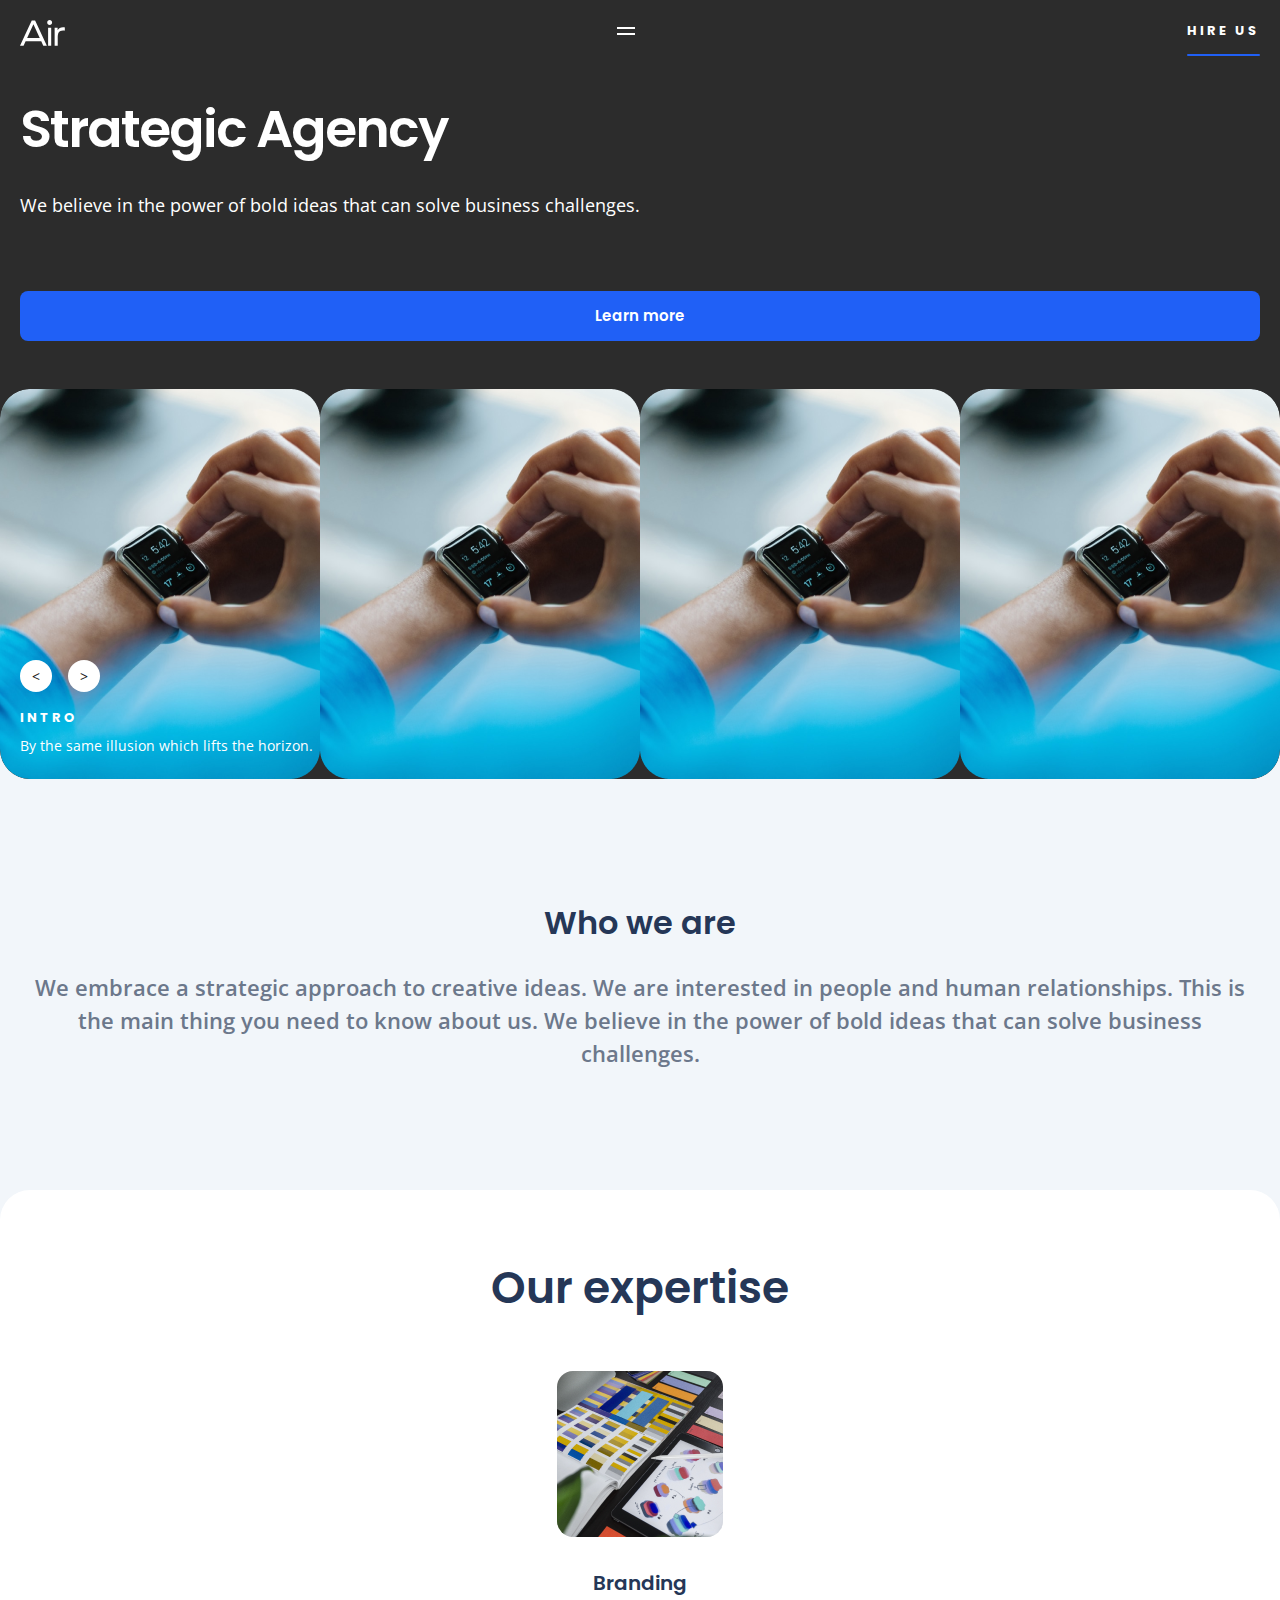
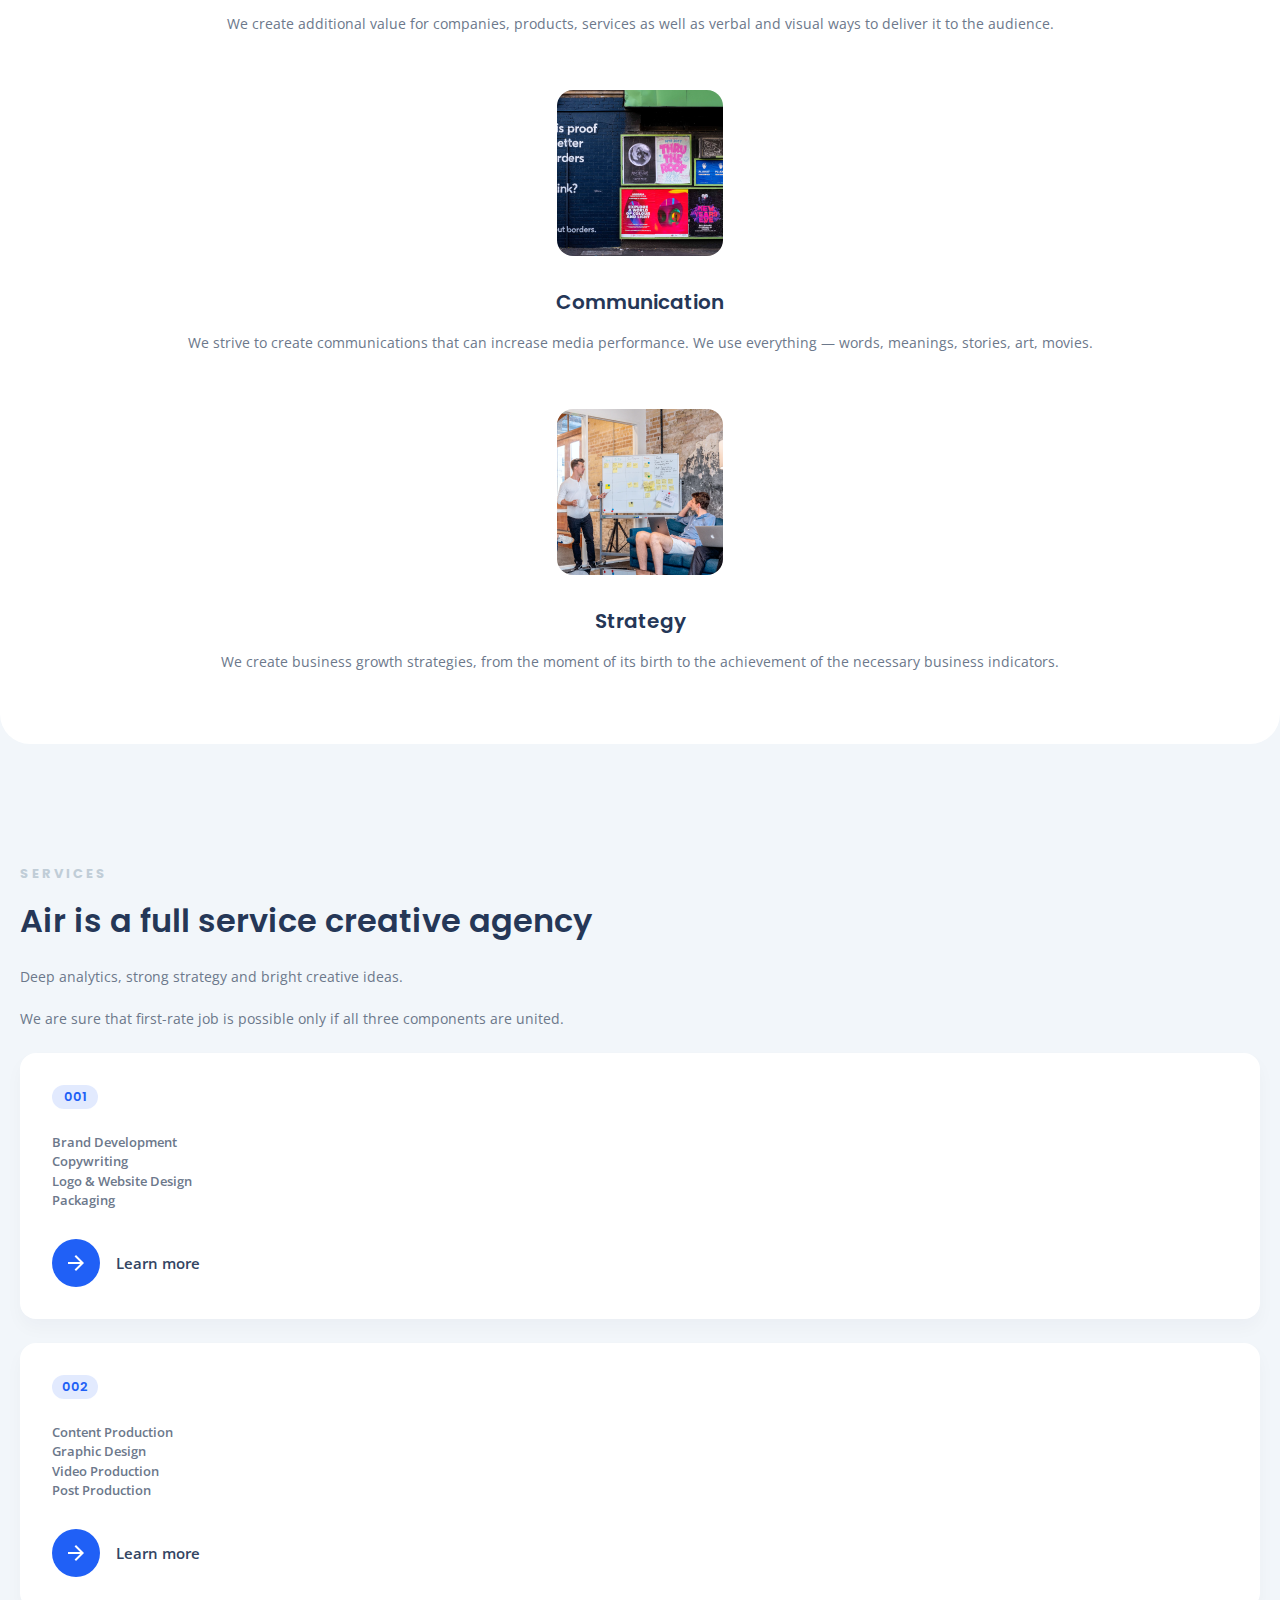
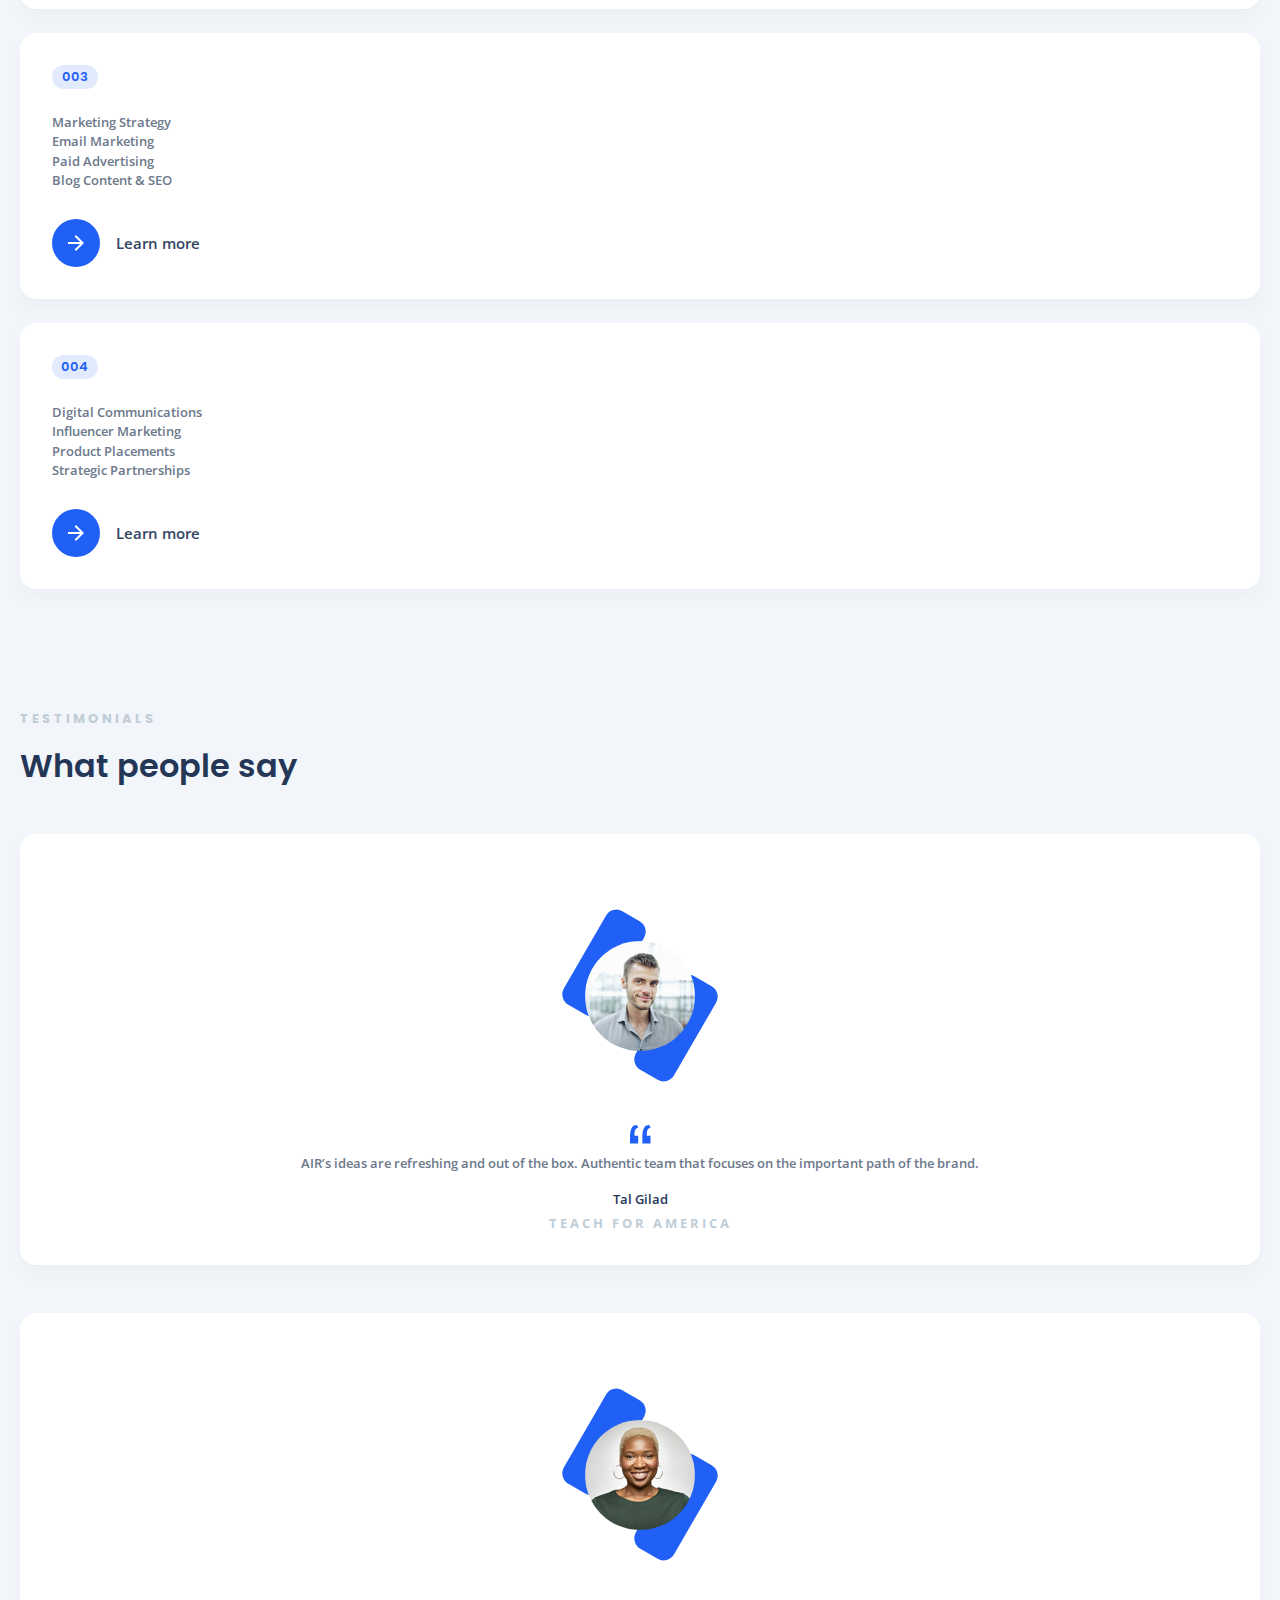
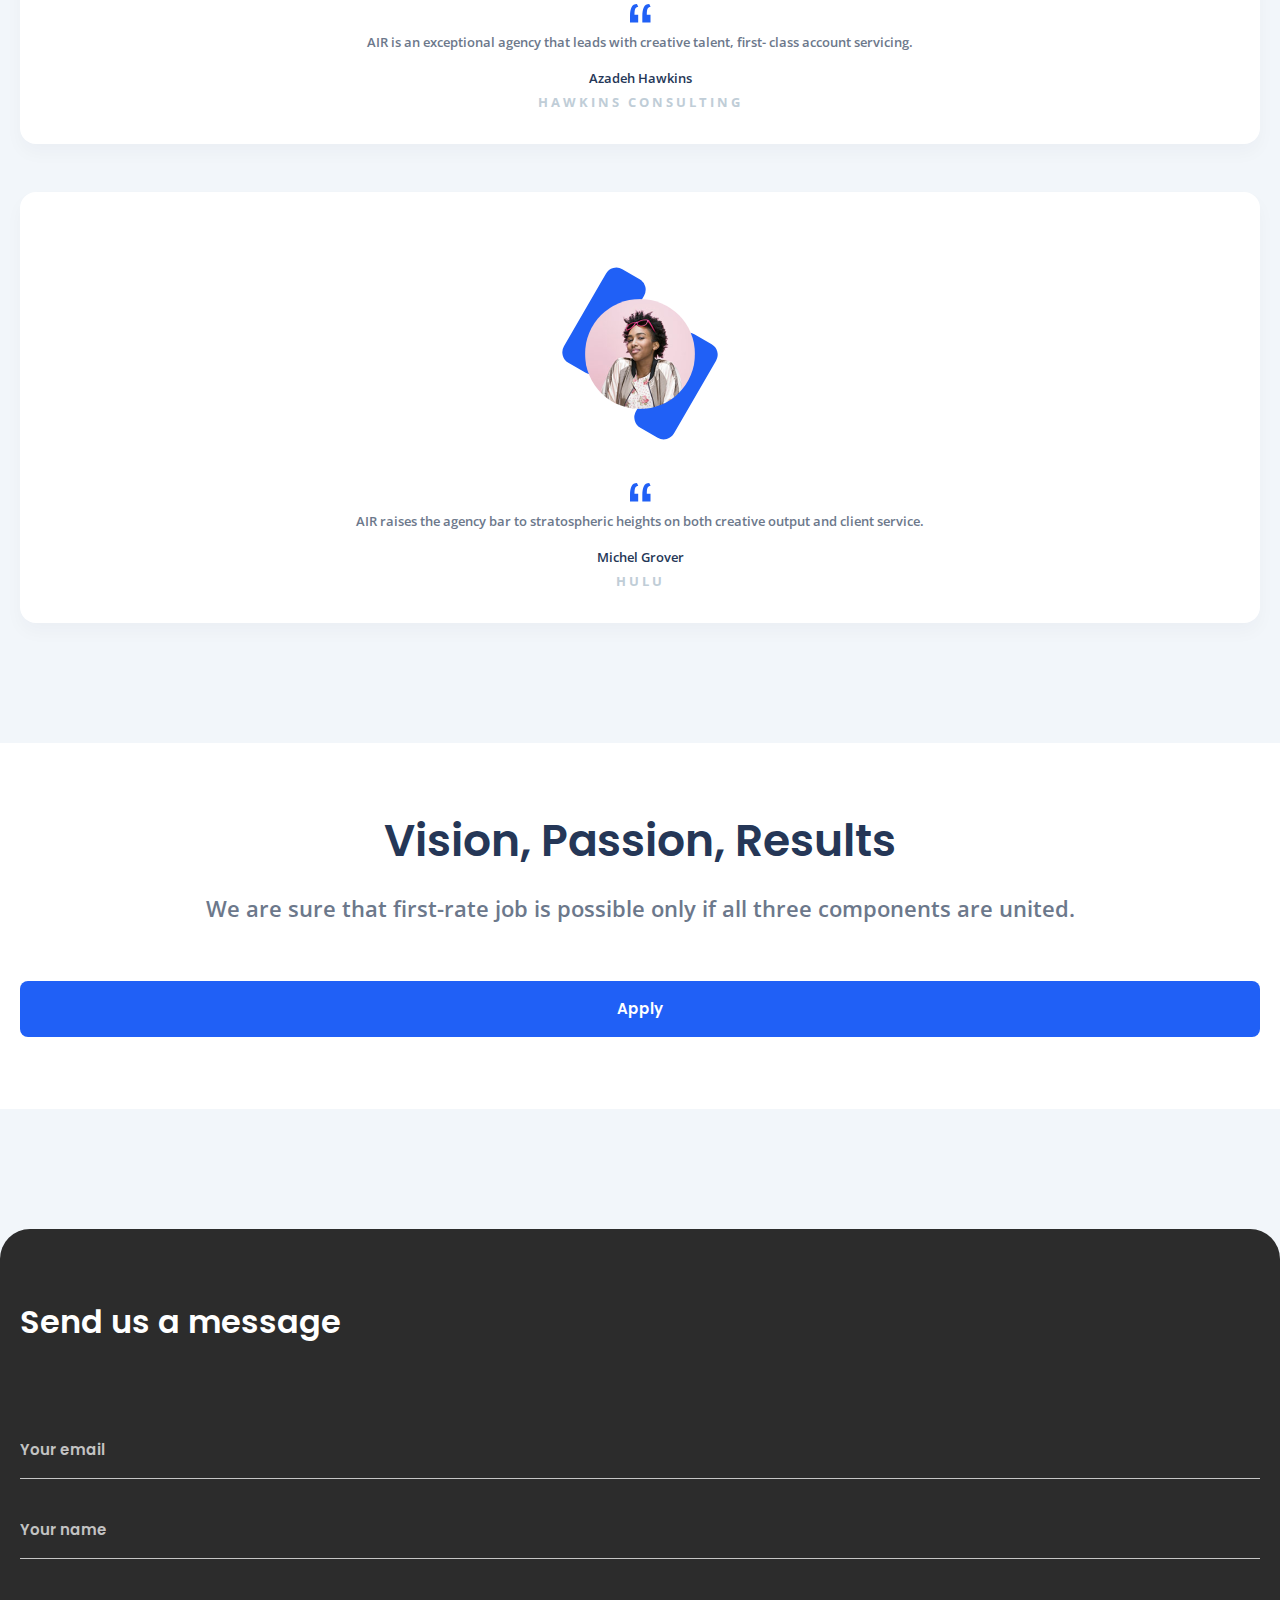
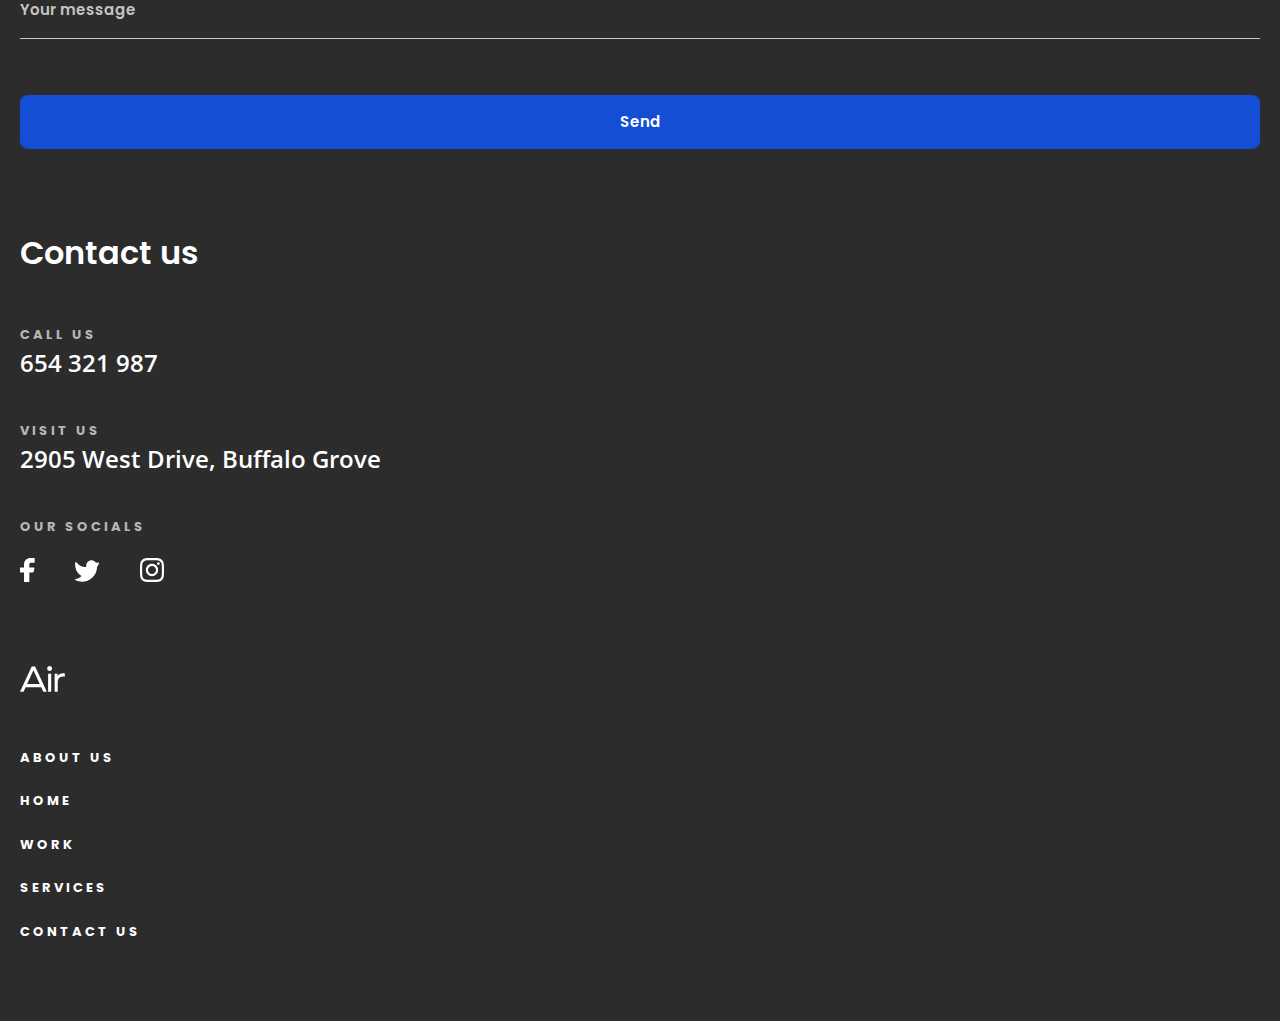
<file: index.html>
<!DOCTYPE html><html lang="en"><head><meta charset="UTF-8"><meta name="viewport" content="width=device-width, initial-scale=1.0"><title>Air</title><link rel="stylesheet" href="main.bbc18c82.css"></head><body class="page"> <header class="header"> <div class="header__item"> <div class="header__top"> <div class="logo"> <img class="logo__image" src="Air-logo.71e8cf13.svg" alt="Logo"> </div> <nav class="nav"> <div class="nav__menu"> <img class="Menu" src="Menu-icon.f1d9fdf3.svg" alt="Menu"> </div> </nav> <div class="header__hire-us"> <a href="#" class="header__hire-us-link"> Hire us </a> </div> </div> </div> <div class="header__item"> <h1 class="title"> Strategic Agency </h1> <p class="header__subtitle-desc"> We believe in the power of bold ideas that can solve business challenges. </p> </div> <div class="header__item header__item--learn-more"> <div class="header__learn-more"> <a href="#" class="header__learn-more-link"> Learn more </a> </div> </div> <div class="header__item"> <div class="slider"> <div class="slider__controls"> <div class="slider__control slider__control--previous"> <a href="#"> < </a> </div> <div class="slider__control slider__control--next"> <a href="#"> > </a> </div> </div> <h3 class="slider__title"> Intro </h3> <p class="slider__info"> By the same illusion which lifts the horizon. </p> </div> </div> </header> <main class="main-content"> <section class="page__section page__section--about-us"> <div class="about-us"> <h2 class="about-us__title"> Who we are </h2> <p class="about-us__description"> We embrace a strategic approach to creative ideas. We are interested in people and human relationships. This is the main thing you need to know about us. We believe in the power of bold ideas that can solve business challenges. </p> </div> </section> <section class="page__section page__section--our-expertise"> <div class="our-expertise"> <h2 class="our-expertise__title"> Our expertise </h2> <div class="our-expertise__item"> <img src="branding.2f2c526c.png" alt="Branding" class="our-expertise__photo"> <h3 class="our-expertise__subtitle"> Branding </h3> <p class="our-expertise__description"> We create additional value for companies, products, services as well as verbal and visual ways to deliver it to the audience. </p> </div> <div class="our-expertise__item"> <img src="Communication.4fec4ffb.png" alt="Communication" class="our-expertise__photo"> <h3 class="our-expertise__subtitle"> Communication </h3> <p class="our-expertise__description"> We strive to create communications that can increase media performance. We use everything — words, meanings, stories, art, movies. </p> </div> <div class="our-expertise__item"> <img src="Strategy.c95c3ea1.png" alt="Strategy" class="our-expertise__photo"> <h3 class="our-expertise__subtitle"> Strategy </h3> <p class="our-expertise__description"> We create business growth strategies, from the moment of its birth to the achievement of the necessary business indicators. </p> </div> </div> </section> <section class="page__section page__section--services"> <div class="services"> <h2 class="services__suptitle"> Services </h2> <h3 class="services__title"> Air is a full service creative agency </h3> <div class="services__description"> <p> Deep analytics, strong strategy and bright creative ideas. </p> <br> <p> We are sure that first-rate job is possible only if all three components are united. </p> </div> <div class="services__item"> <div class="service-card"> <div class="service-card__number"> <span>001</span> </div> <p class="service-card__description"> Brand Development <br> Copywriting <br> Logo & Website Design <br> Packaging </p> <div class="service-card__learn-more"> <div class="service-card__arrow"> <img src="Arrow.e8125ff2.svg" alt="arrow"> </div> <a class="service-card__learn-more-link"> Learn more </a> </div> </div> </div> <div class="services__item"> <div class="service-card service-card--service-service-card"> <div class="service-card__number"> <span>002</span> </div> <p class="service-card__description"> Content Production <br> Graphic Design <br> Video Production <br> Post Production </p> <div class="service-card__learn-more"> <div class="service-card__arrow"> <img src="Arrow.e8125ff2.svg" alt="arrow"> </div> <a class="service-card__learn-more-link"> Learn more </a> </div> </div> </div> <div class="services__item"> <div class="service-card service-card--service-service-card"> <div class="service-card__number"> <span>003</span> </div> <p class="service-card__description"> Marketing Strategy <br> Email Marketing <br> Paid Advertising <br> Blog Content & SEO </p> <div class="service-card__learn-more"> <div class="service-card__arrow"> <img src="Arrow.e8125ff2.svg" alt="arrow"> </div> <a class="service-card__learn-more-link"> Learn more </a> </div> </div> </div> <div class="services__item"> <div class="service-card service-card--service-service-card"> <div class="service-card__number"> <span>004</span> </div> <p class="service-card__description"> Digital Communications <br> Influencer Marketing <br> Product Placements <br> Strategic Partnerships </p> <div class="service-card__learn-more"> <div class="service-card__arrow"> <img src="Arrow.e8125ff2.svg" alt="arrow"> </div> <a href="#" class="service-card__learn-more-link"> Learn more </a> </div> </div> </div> </div> </section> <section class="page__section"> <div class="testimonials"> <h2 class="testimonials__suptitle"> Testimonials </h2> <h3 class="testimonials__title"> What people say </h3> <div class="testimonials__item"> <div class="testimonials-card"> <div class="testimonials-card__image-wrapper"> <img src="1.5c890b74.png" alt="Tal Gilad" class="testimonials-card__photo"> </div> <img src="quotes.9c09af89.svg" alt="quotes" class="testimonials-card__quotes"> <p class="testimonials-card__testimonial"> AIR’s ideas are refreshing and out of the box. Authentic team that focuses on the important path of the brand. </p> <p class="testimonials-card__name"> Tal Gilad </p> <p class="testimonials-card__company"> Teach for America </p> </div> </div> <div class="testimonials__item"> <div class="testimonials-card"> <div class="testimonials-card__image-wrapper"> <img src="2.2b98ba5a.png" alt="Tal Gilad" class="testimonials-card__photo"> </div> <img src="quotes.9c09af89.svg" alt="quotes" class="testimonials-card__quotes"> <p class="testimonials-card__testimonial"> AIR is an exceptional agency that leads with creative talent, first- class account servicing. </p> <p class="testimonials-card__name"> Azadeh Hawkins </p> <p class="testimonials-card__company"> Hawkins Consulting </p> </div> </div> <div class="testimonials__item"> <div class="testimonials-card"> <div class="testimonials-card__image-wrapper"> <img src="3.1cf4ba21.png" alt="Tal Gilad" class="testimonials-card__photo"> </div> <img src="quotes.9c09af89.svg" alt="quotes" class="testimonials-card__quotes"> <p class="testimonials-card__testimonial"> AIR raises the agency bar to stratospheric heights on both creative output and client service. </p> <p class="testimonials-card__name"> Michel Grover </p> <p class="testimonials-card__company"> Hulu </p> </div> </div> </div> </section> <section class="page__section page__section--vision-passion-results"> <div class="vision-passion-results"> <h2 class="vision-passion-results__title"> Vision, Passion, Results </h2> <p class="vision-passion-results__description"> We are sure that first-rate job is possible only if all three components are united. </p> <div class="vision-passion-results__button"> <a href="#" class="vision-passion-results__link"> Apply </a> </div> </div> </section> </main> <footer class="footer"> <div class="page__footer"> <div class="footer__item footer__item--send-message"> <div class="send-message"> <h2 class="send-message__title"> Send us a message </h2> <div class="send-message__form"> <form action="#" class="message-form" method="post"> <input type="email" class="message-form__input message-form__input--email" placeholder="Your email"> <input type="text" class="message-form__input message-form__input--name" placeholder="Your name"> <input type="text" class="message-form__input message-form__input--message" placeholder="Your message"> <div class="message-form__submit-button"> <input class="message-form__submit" type="submit" value="Send"> </div> </form> </div> </div> </div> <div class="footer__item"> <div class="contact-us"> <h2 class="contact-us__title"> Contact us </h2> <div class="contact-us__call-us"> <h3 class="contact-us__subtitle">Call us</h3> <a class="contact-us__number" href="tel:654 321 987">654 321 987</a> </div> <div class="contact-us__visit-us"> <h3 class="contact-us__subtitle"> Visit us </h3> <a class="contact-us__address" href="https://goo.gl/maps/ogJ8FFJyU3s1ELSJ7"> 2905 West Drive, Buffalo Grove </a> </div> <div class="contact-us__socials"> <h3 class="contact-us__subtitle"> our socials </h3> <div class="contact-us__social-icons"> <a href="#"> <img src="Facebook.2b0fc59d.svg" alt="facebook"> </a> <a href="#"> <img src="Twitter.bb3197e1.svg" alt="twitter"> </a> <a href="#"> <img src="Instagram.35447316.svg" alt="instagram"> </a> </div> </div> </div> </div> <div class="footer__item"> <div class="air-navigation"> <h2 class="air-navigation__title"> <div class="logo"> <img class="logo__image" src="Air-logo.71e8cf13.svg" alt="Logo"> </div> <ul class="air-navigation__list"> <li class="air-navigation__list-item"> About us </li> <li class="air-navigation__list-item"> Home </li> <li class="air-navigation__list-item"> Work </li> <li class="air-navigation__list-item"> Services </li> <li class="air-navigation__list-item"> Contact Us </li> </ul> </h2> </div> </div> </div> </footer> <script type="text/javascript" src="main.116055be.js"></script> </body></html>
</file>
<file: main.bbc18c82.css>
@import url("https://fonts.googleapis.com/css2?family=Open+Sans:wght@400;600;700&display=swap");@import url("https://fonts.googleapis.com/css2?family=Poppins:wght@400;600;700&display=swap");*{margin:0;padding:0;border:0}a{text-decoration:none;color:#fff}ol,ul{list-style:none}.page{font-family:Open Sans,sans-serif;font-size:14px;background-color:#f2f6fa}.page__section{margin-top:120px;padding:0 20px}.page__section--our-expertise{background-color:#fff;border-radius:30px}.page__section--vision-passion-results{background-color:#fff;border-radius:0}.page__footer{margin-top:120px;padding:72px 20px 80px;background-color:#2c2c2c;border-radius:30px 30px 0 0}.header{display:flex;flex-direction:column;background:#2c2c2c;border-radius:0 0 30px 30px}.header__item{padding:0 20px;margin-top:48px}.header__item--learn-more{margin-top:72px}.header__item:first-child{margin-top:20px}.header__item:last-child{padding:0}.header__top{display:flex;justify-content:space-between}.header__hire-us-link{position:relative;font-family:Poppins,sans-serif;font-size:13px;letter-spacing:3px;line-height:150%;font-weight:700;padding-bottom:8px;text-transform:uppercase}.header__hire-us-link:after{content:"";position:absolute;bottom:-8px;left:0;width:100%;height:2px;border-radius:4px;background:#2060f6}.header__subtitle-desc{margin-top:32px;font-weight:400;font-size:18px;line-height:150%;color:#fff}.header__learn-more{display:flex;justify-content:center;align-items:center;width:100%;height:50px;background-color:#2060f6;color:#fff;border-radius:8px}.header__learn-more-link{font-family:Poppins,sans-serif;color:inherit;text-align:center;font-weight:600;font-size:15px;line-height:22px}.slider{border-radius:30px;background-image:url(1.63ef0113.png);height:390px;display:flex;flex-direction:column;justify-content:end;padding:0 20px}.slider__controls{display:flex;margin-bottom:16px}.slider__control{display:flex;justify-content:center;align-items:center;width:32px;height:32px;border-radius:100%;background-color:#fff}.slider__control--next{margin-left:16px}.slider__control>a{color:#111}.slider__title{margin-bottom:8px;font-family:Poppins,sans-serif;font-weight:700;font-size:13px;letter-spacing:3px;text-transform:uppercase;color:#fff}.slider__info{margin-bottom:24px;font-weight:400;font-size:14px;color:#fff}.footer__item{margin-top:80px}.footer__item--send-message{margin-top:0}.title{font-family:Poppins,sans-serif;font-weight:600;font-size:52px;letter-spacing:-2px;line-height:120%;color:#fff}.about-us{display:flex;flex-direction:column;align-items:center;justify-content:center}.about-us__title{font-family:Poppins,sans-serif;font-weight:600;font-size:32px;line-height:150%;color:#253757}.about-us__description{margin-top:24px;font-weight:600;font-size:22px;line-height:150%;color:#6c788b;text-align:center}.our-expertise{display:flex;flex-direction:column;align-items:center;padding:72px 0}.our-expertise__title{font-family:Poppins,sans-serif;color:#253757;font-weight:600;font-size:44px;line-height:120%;text-align:center}.our-expertise__item{padding-top:56px;display:flex;flex-direction:column;align-items:center}.our-expertise__photo{border-radius:16px}.our-expertise__subtitle{margin-top:32px;font-family:Poppins,sans-serif;color:#253757;font-weight:600;font-size:20px;line-height:140%}.our-expertise__description{margin-top:16px;text-align:center;font-weight:400;font-size:14px;line-height:150%;color:#6c788b}.services__suptitle{font-family:Poppins,sans-serif;font-weight:700;font-size:13px;line-height:20px;letter-spacing:3px;text-transform:uppercase;color:#c0cdd7}.services__title{margin-top:16px;font-family:Poppins,sans-serif;font-weight:600;font-size:32px;line-height:130%;color:#253757}.services__description{margin-top:24px;font-weight:400;font-size:14px;line-height:150%;color:#6c788b}.services__item{margin-top:24px}.service-card{display:flex;flex-direction:column;padding:32px;background-color:#fff;border-radius:16px;box-shadow:0 9px 18px rgba(37,41,49,.03)}.service-card__number{display:flex;justify-content:center;align-items:center;width:46px;height:24px;background-color:rgba(32,96,246,.13);border-radius:23px}.service-card__number>span{font-family:Poppins,sans-serif;font-weight:600;font-size:13px;line-height:20px;color:#2060f6;text-transform:uppercase}.service-card__description{margin-top:24px;font-weight:600;font-size:13px;line-height:150%;color:#6c788b}.service-card__learn-more{margin-top:28px;display:flex;align-items:center}.service-card__arrow{display:flex;justify-content:center;align-items:center;width:48px;height:48px;border-radius:50%;background-color:#2060f6}.service-card__learn-more-link{margin-left:16px;font-weight:600;font-size:15px;line-height:22px;color:#334563}.testimonials__suptitle{font-family:Poppins,sans-serif;font-weight:700;font-size:13px;line-height:20px;letter-spacing:3px;text-transform:uppercase;color:#c0cdd7}.testimonials__title{margin-top:16px;font-family:Poppins,sans-serif;font-weight:600;font-size:32px;line-height:130%;color:#253757}.testimonials__item{margin-top:48px}.testimonials-card{display:flex;flex-direction:column;justify-content:center;align-items:center;padding:32px;background-color:#fff;border-radius:16px;box-shadow:0 9px 18px rgba(37,41,49,.03)}.testimonials-card__photo{position:relative;margin-top:75px;width:110px;height:110px;border-radius:50%;z-index:2}.testimonials-card__image-wrapper{position:relative}.testimonials-card__image-wrapper:before{top:75px;left:-35px;background-color:#2060f6}.testimonials-card__image-wrapper:after,.testimonials-card__image-wrapper:before{content:"";position:absolute;width:108px;height:44px;border-radius:12px;transform:rotate(-60deg);z-index:1}.testimonials-card__image-wrapper:after{top:140px;left:37px;background:#2060f6}.testimonials-card__quotes{margin-top:70px}.testimonials-card__testimonial{margin-top:10px;font-weight:600;font-size:13px;line-height:150%;text-align:center;color:#6c788b}.testimonials-card__name{margin-top:16px;font-weight:600;font-size:13px;line-height:150%;color:#253757}.testimonials-card__company{margin-top:4px;font-weight:700;font-size:13px;line-height:20px;text-align:center;letter-spacing:3px;text-transform:uppercase;color:#c0cdd7}.vision-passion-results{padding:72px 0}.vision-passion-results__title{font-family:Poppins,sans-serif;font-weight:600;font-size:44px;line-height:120%;text-align:center;color:#253757}.vision-passion-results__description{margin-top:24px;font-weight:600;font-size:22px;line-height:150%;text-align:center;color:#6c788b}.vision-passion-results__button{display:flex;justify-content:center;margin-top:56px;width:100%;background:#2060f6;border-radius:8px}.vision-passion-results__link{padding:17px 116px;font-size:15px;line-height:22px}.send-message__title,.vision-passion-results__link{font-family:Poppins,sans-serif;font-weight:600;color:#fff}.send-message__title{font-size:32px;line-height:130%}.send-message__form{margin-top:48px}.message-form{display:flex;flex-direction:column;justify-content:center;align-items:center}.message-form__input{box-sizing:border-box;margin-top:23px;width:100%;padding-bottom:17px;padding-top:17px;border-bottom:1px solid hsla(0,0%,100%,.73);font-family:Poppins,sans-serif;font-weight:600;font-size:15px;line-height:22px;color:#fff;background-color:hsla(0,0%,100%,0);outline:none;transition:.15s}.message-form__input:hover{width:calc(100% + 2px)}.message-form__input:focus{border-bottom:2px solid #144ed4;width:calc(100% + 4px)}.message-form__input::placeholder{font-weight:600;font-size:15px;line-height:22px;color:hsla(0,0%,100%,.73)}.message-form__input--email{margin-top:31px}.message-form__submit-button{margin-top:56px;display:flex;justify-content:center;align-items:center;width:100%;background-color:#144ed5;border-radius:8px}.message-form__submit-button:hover{width:calc(100% + 2px)}.message-form__submit{padding:16px 0;width:100%;background-color:hsla(0,0%,100%,0);font-family:Poppins,sans-serif;font-weight:600;font-size:15px;line-height:22px;color:#fff;cursor:pointer;border-radius:8px;transition:.15s}.message-form__submit:hover{background-color:#2060f6}.contact-us__title{font-family:Poppins,sans-serif;font-weight:600;font-size:32px;line-height:150%;color:#fff}.contact-us__subtitle{font-family:Poppins,sans-serif;font-weight:700;font-size:13px;line-height:20px;color:hsla(0,0%,100%,.67);letter-spacing:3px;text-transform:uppercase}.contact-us__call-us{margin-top:48px}.contact-us__socials,.contact-us__visit-us{margin-top:40px}.contact-us__address,.contact-us__number{font-weight:600;font-size:24px;line-height:150%;color:#fff}.contact-us__social-icons{margin-top:20px}.contact-us__social-icons>:not(a:first-child){margin-left:36px}.air-navigation__list{margin-top:50px}.air-navigation__list-item{margin-top:24px;font-family:Poppins,sans-serif;font-weight:700;font-size:13px;line-height:150%;color:#fff;letter-spacing:3px;text-transform:uppercase}.air-navigation__list-item:first-child{margin-top:0}
/*# sourceMappingURL=main.bbc18c82.css.map */
</file>
